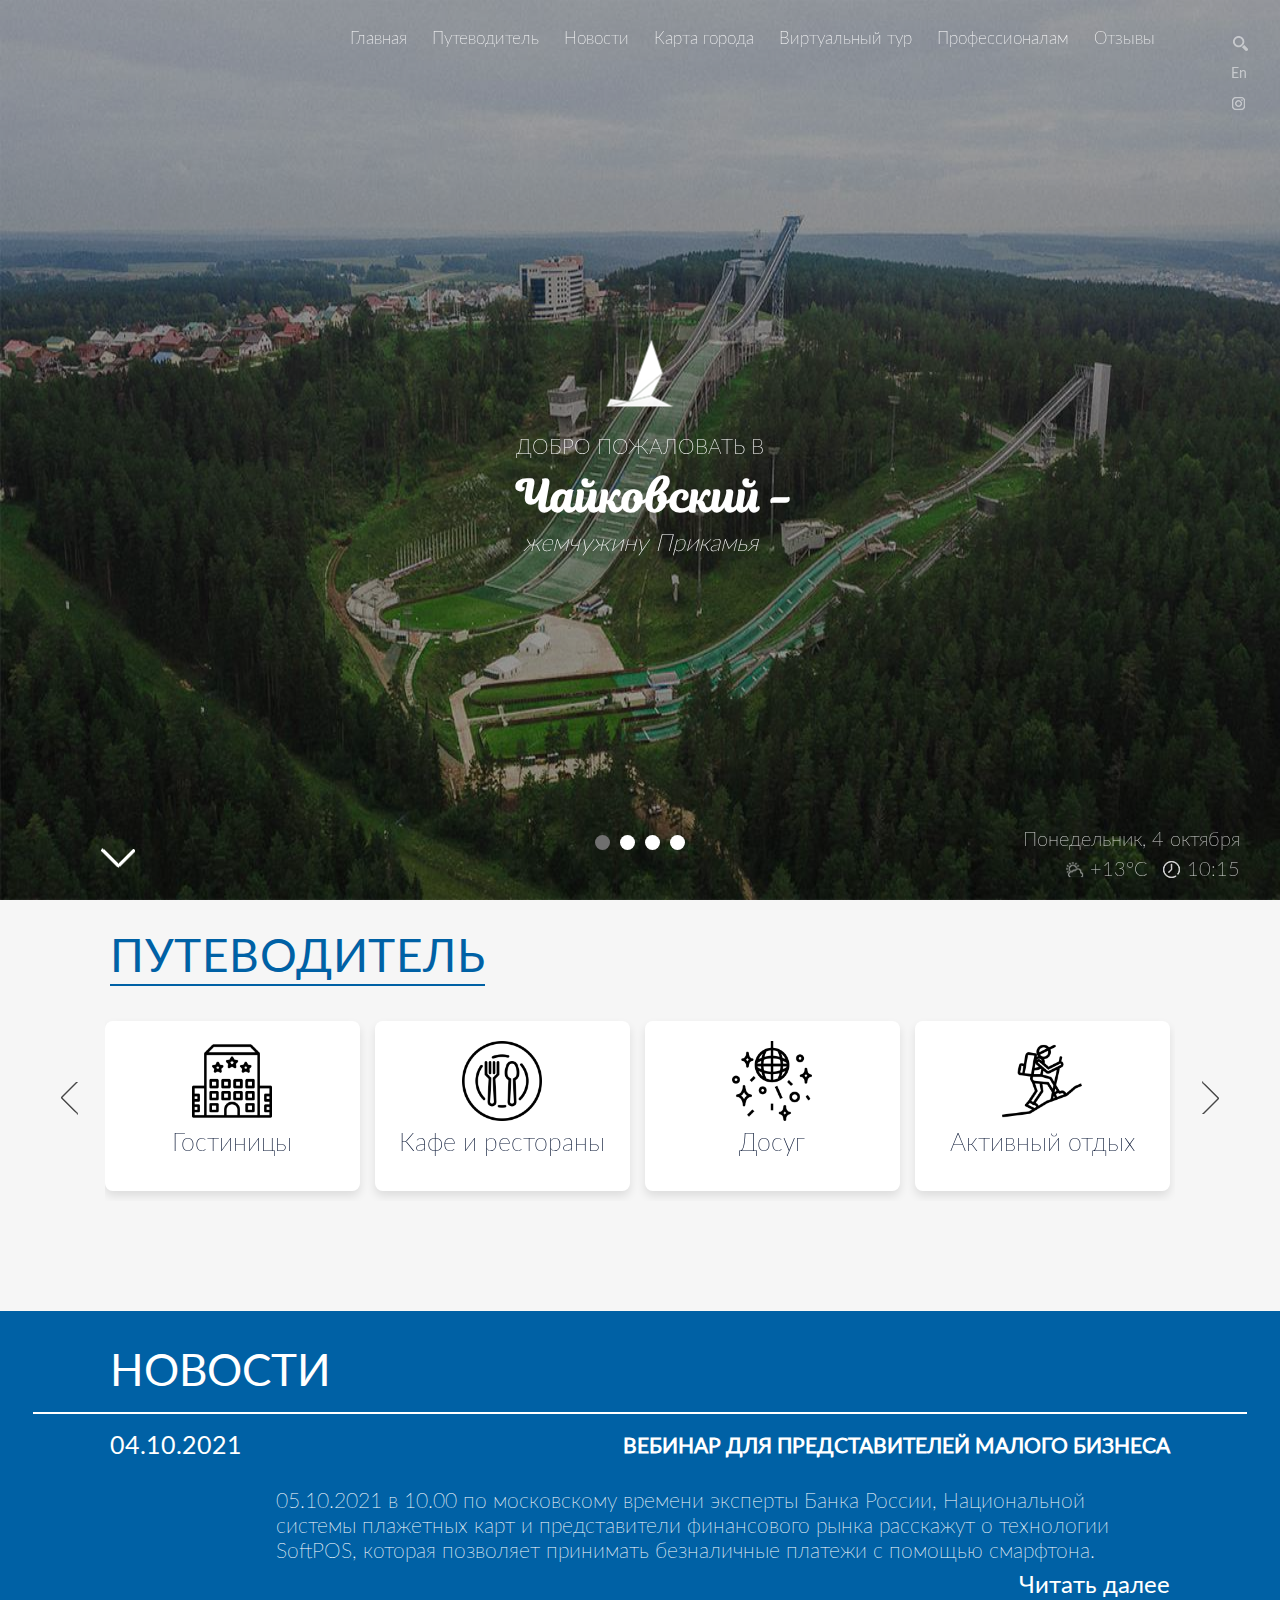
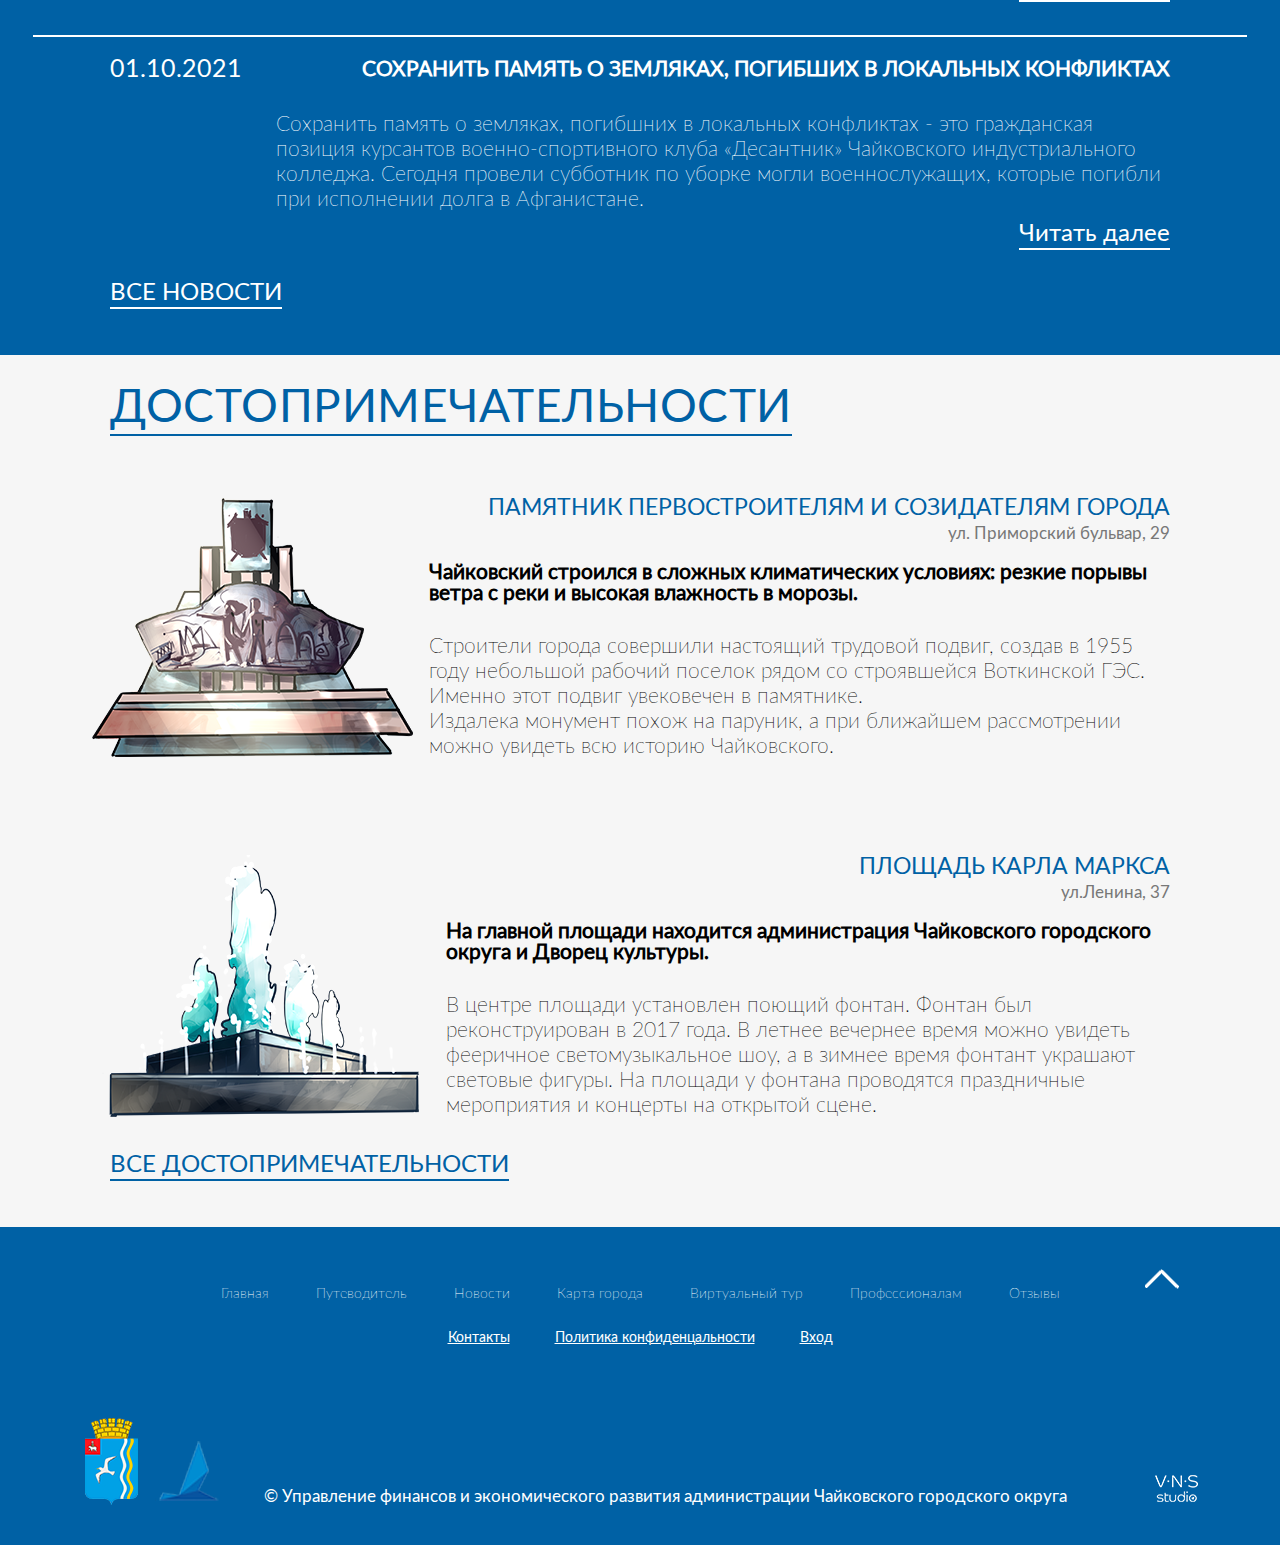
<file: index.html>
<!DOCTYPE html>
<html lang="en">
<head>
	<meta charset="UTF-8">
	<meta name="viewport" content="width=device-width, initial-scale=1.0">
	<link rel="stylesheet" href="css/style.css">
	<title>Document</title>
</head>
<body>
	<div class="wrapper">
<header>
	<div class="container header-menu__wrap">
		<ul class="header-menu">
			<li class="header-menu__link"><a href="index.html">Главная</a></li>
			<li class="header-menu__sub">Путеводитель
				<ul class="header-subMenu">
					<li class="hostels-link"><a href="hostels.html#hostels">Гостиницы</a></li>
					<li><a href="">Кафе и рестораны</a></li>
					<li><a href="">Досуг</a></li>
					<li><a href="">Активный отдых</a></li>
					<li><a href="">Экскурсии</a></li>
					<li><a href="">Культурный туризм</a></li>
					<li><a href="">Деловой туризм</a></li>
					<li><a href="">Оздоровительный туризм</a></li>
					<li><a href="">Промышленный туризм</a></li>
				</ul>
			</li>
			<li class="header-menu__link"><a href="">Новости</a></li>
			<li class="header-menu__link"><a href="">Карта города</a></li>
			<li class="header-menu__link"><a href="">Виртуальный тур</a></li>
			<li class="header-menu__link"><a href="">Профессионалам</a></li>
			<li class="header-menu__link fitback-link"><a href="fitback.html#fitback">Отзывы</a></li>
		</ul>
	</div>
	<div class="header-burger">
		<span></span>
	</div>
	<div class="header-navigation">
		<div class="header-navigation__search">
			<img src="img/header/search.png" alt="">
		</div>
		<div class="header-navigation__language">
			En
		</div>
		<div class="header-navigation__instagram">
			<a href=""><img src="img/header/insta.png" alt=""></a>
		</div>
	</div>
	<div class="headerSlider">
		<div class="headerSlider__item">
			<img src="img/header/01.jpg" alt="">
		</div>
		<div class="headerSlider__item">
			<img src="img/header/02.jpg" alt="">
		</div>
		<div class="headerSlider__item">
			<img src="img/header/03.jpg" alt="">
		</div>
		<div class="headerSlider__item">
			<img src="img/header/04.jpg" alt="">
		</div>
	</div>
	<div class="container">
		<div class="header-time">
			<p>Понедельник, 4 октября</p>
			<p class="header-time__weather">+13°С</p>
			<p class="header-time__time">10:15</p>
		</div>
		<img src="img/arrow.png" alt="" class="arrow-header">
	</div>
	<div class="header-title">
			<img src="img/header/logo.png" alt="">
			<p>добро пожаловать в <br><span class="header-title__title">Чайковский -</span><br><span class="header-title__p">жемчужину Прикамья</span></p>
	</div>
</header>
<div class="burger-menu">
	<div class="burger-bg"></div>
	<div class="burger-body">
		
	</div>
</div>
		<div class="guide">
			<div class="container">
				<div class="guide-title">
					путеводитель
				</div>
				<div class="guideSlider">
					<div class="guideSlider__item" id="hostelBtn">
						<a href="hostels.html#hostels">
						<img src="img/guide/01.png" alt="">
						<p>Гостиницы</p>
						</a>
					</div>
					<div class="guideSlider__item">
						<img src="img/guide/02.png" alt="">
						<p>Кафе и рестораны</p>
					</div>
					<div class="guideSlider__item">
						<img src="img/guide/03.png" alt="">
						<p>Досуг</p>
					</div>
					<div class="guideSlider__item">
						<img src="img/guide/04.png" alt="">
						<p>Активный отдых</p>
					</div>
					<div class="guideSlider__item">
						<img src="img/guide/05.png" alt="">
						<p>Деловой туризм</p>
					</div>
					<div class="guideSlider__item">
						<img src="img/guide/06.png" alt="">
						<p>Культурный туризм</p>
					</div>
					<div class="guideSlider__item">
						<img src="img/guide/07.png" alt="">
						<p>Оздоровительный туризм</p>
					</div>
					<div class="guideSlider__item">
						<img src="img/guide/08.png" alt="">
						<p>Промышленный туризм</p>
					</div>
					<div class="guideSlider__item">
						<img src="img/guide/09.png" alt="">
						<p>Экскурсии</p>
					</div>
				</div>
			</div>
		</div>

		<div class="news">
			<div class="container">
				<div class="news-title">
					новости
				</div>
				<div class="news-row">
					<div class="news-row__item">
						<div class="news-row__date">
							04.10.2021
						</div>
					</div>
					<div class="news-row__item">
						<div class="news-row__title">
							Вебинар для представителей малого бизнеса
						</div>
						<div class="news-row__p">
							05.10.2021 в 10.00 по московскому времени эксперты Банка России, Национальной системы плажетных карт и представители финансового рынка расскажут о технологии SoftPOS, которая позволяет принимать безналичные платежи с помощью смарфтона.
						</div>
						<div class="news-row__btn">
							<a href="">Читать далее</a>
						</div>
					</div>
				</div>
				<div class="news-row">
					<div class="news-row__item">
						<div class="news-row__date">
							01.10.2021
						</div>
					</div>
					<div class="news-row__item">
						<div class="news-row__title">
							Сохранить память о земляках, погибших в локальных конфликтах
						</div>
						<div class="news-row__p">
							Сохранить память о земляках, погибшних в локальных конфликтах - это гражданская позиция курсантов военно-спортивного клуба «Десантник» Чайковского индустриального колледжа. Сегодня провели субботник по уборке могли военнослужащих, которые погибли при исполнении долга в Афганистане.
						</div>
						<div class="news-row__btn">
							<a href="">Читать далее</a>
						</div>
					</div>
				</div>
				<div class="news-more">
					<a href="">Все новости</a>
				</div>
			</div>
		</div>
		<div class="sights">
			<div class="container">
				<div class="sights-title">
					Достопримечательности
				</div>
				<div class="sights-row">
					<div class="sights-row__item">
						<img src="img/sights/01.png" alt="">
					</div>
					<div class="sights-row__item">
						<div class="sights-row__title">
							Памятник первостроителям и созидателям города
						</div>
						<div class="sights-row__adress">
							ул. Приморский бульвар, 29
						</div>
						<div class="sights-row__subTitle">
							Чайковский строился в сложных климатических условиях: резкие порывы ветра с реки и высокая влажность в морозы.
						</div>
						<div class="sights-row__p">
							Строители города совершили настоящий трудовой подвиг, создав в 1955 году небольшой рабочий поселок рядом со строявшейся Воткинской ГЭС.<br>Именно этот подвиг увековечен в памятнике.<br>Издалека монумент похож на паруник, а при ближайшем рассмотрении можно увидеть всю историю Чайковского.
						</div>
					</div>
				</div>
				<div class="sights-row">
					<div class="sights-row__item">
						<img src="img/sights/02.png" alt="">
					</div>
					<div class="sights-row__item">
						<div class="sights-row__title">
							Площадь карла маркса
						</div>
						<div class="sights-row__adress">
							ул.Ленина, 37
						</div>
						<div class="sights-row__subTitle">
							На главной площади находится администрация Чайковского городского округа и Дворец культуры.
						</div>
						<div class="sights-row__p">
							В центре площади установлен поющий фонтан. Фонтан был реконструирован в 2017 года. В летнее вечернее время можно увидеть фееричное светомузыкальное шоу, а в зимнее время фонтант украшают световые фигуры. На площади у фонтана проводятся праздничные мероприятия и концерты на открытой сцене.
						</div>
					</div>
				</div>
				<div class="sights-btn">
					<a href="">Все достопримечательности</a>
				</div>
			</div>
		</div>

<footer>
	<div class="container">
		<img src="img/arrow.png" alt="" class="arrow-footer">
		<ul class="footer-list">
			<li><a href="">Главная</a></li>
			<li class="footer-list__menu">Путеводитель
                <ul class="footer-subMenu">
                	<li><a href="hostels.html">Гостиницы</a></li>
					<li><a href="">Кафе и рестораны</a></li>
					<li><a href="">Досуг</a></li>
					<li><a href="">Активный отдых</a></li>
					<li><a href="">Экскурсии</a></li>
					<li><a href="">Культурный туризм</a></li>
					<li><a href="">Деловой туризм</a></li>
					<li><a href="">Оздоровительный туризм</a></li>
					<li><a href="">Промышленный туризм</a></li>
                </ul>
			</li>
			<li><a href="">Новости</a></li>
			<li><a href="">Карта города</a></li>
			<li><a href="">Виртуальный тур</a></li>
			<li><a href="">Профессионалам</a></li>
			<li><a href="">Отзывы</a></li>
		</ul>
		<ul class="footer-subList">
			<li><a href="">Контакты</a></li>
			<li><a href="">Политика конфиденцальности</a></li>
			<li><a href="">Вход</a></li>
		</ul>
		<div class="footer-row">
			<div class="footer-row__item footer-row__flex">
				<div class="footer-row__img">
				    <img src="img/footer/01.png" alt="">
				    <img src="img/footer/02.png" alt="" class="footer-logo">
				</div>
				<p>© Управление финансов и экономического развития администрации Чайковского городского округа</p>
			</div>
			<div class="footer-row__item">
				<img src="img/footer/03.png" alt="">
			</div>
		</div>
	</div>
</footer>	</div>

	
</body>

<script src="https://code.jquery.com/jquery-3.6.0.min.js"></script>
<script src="js/slick.min.js"></script>
<script src="js/script.js"></script>

</html>
</file>
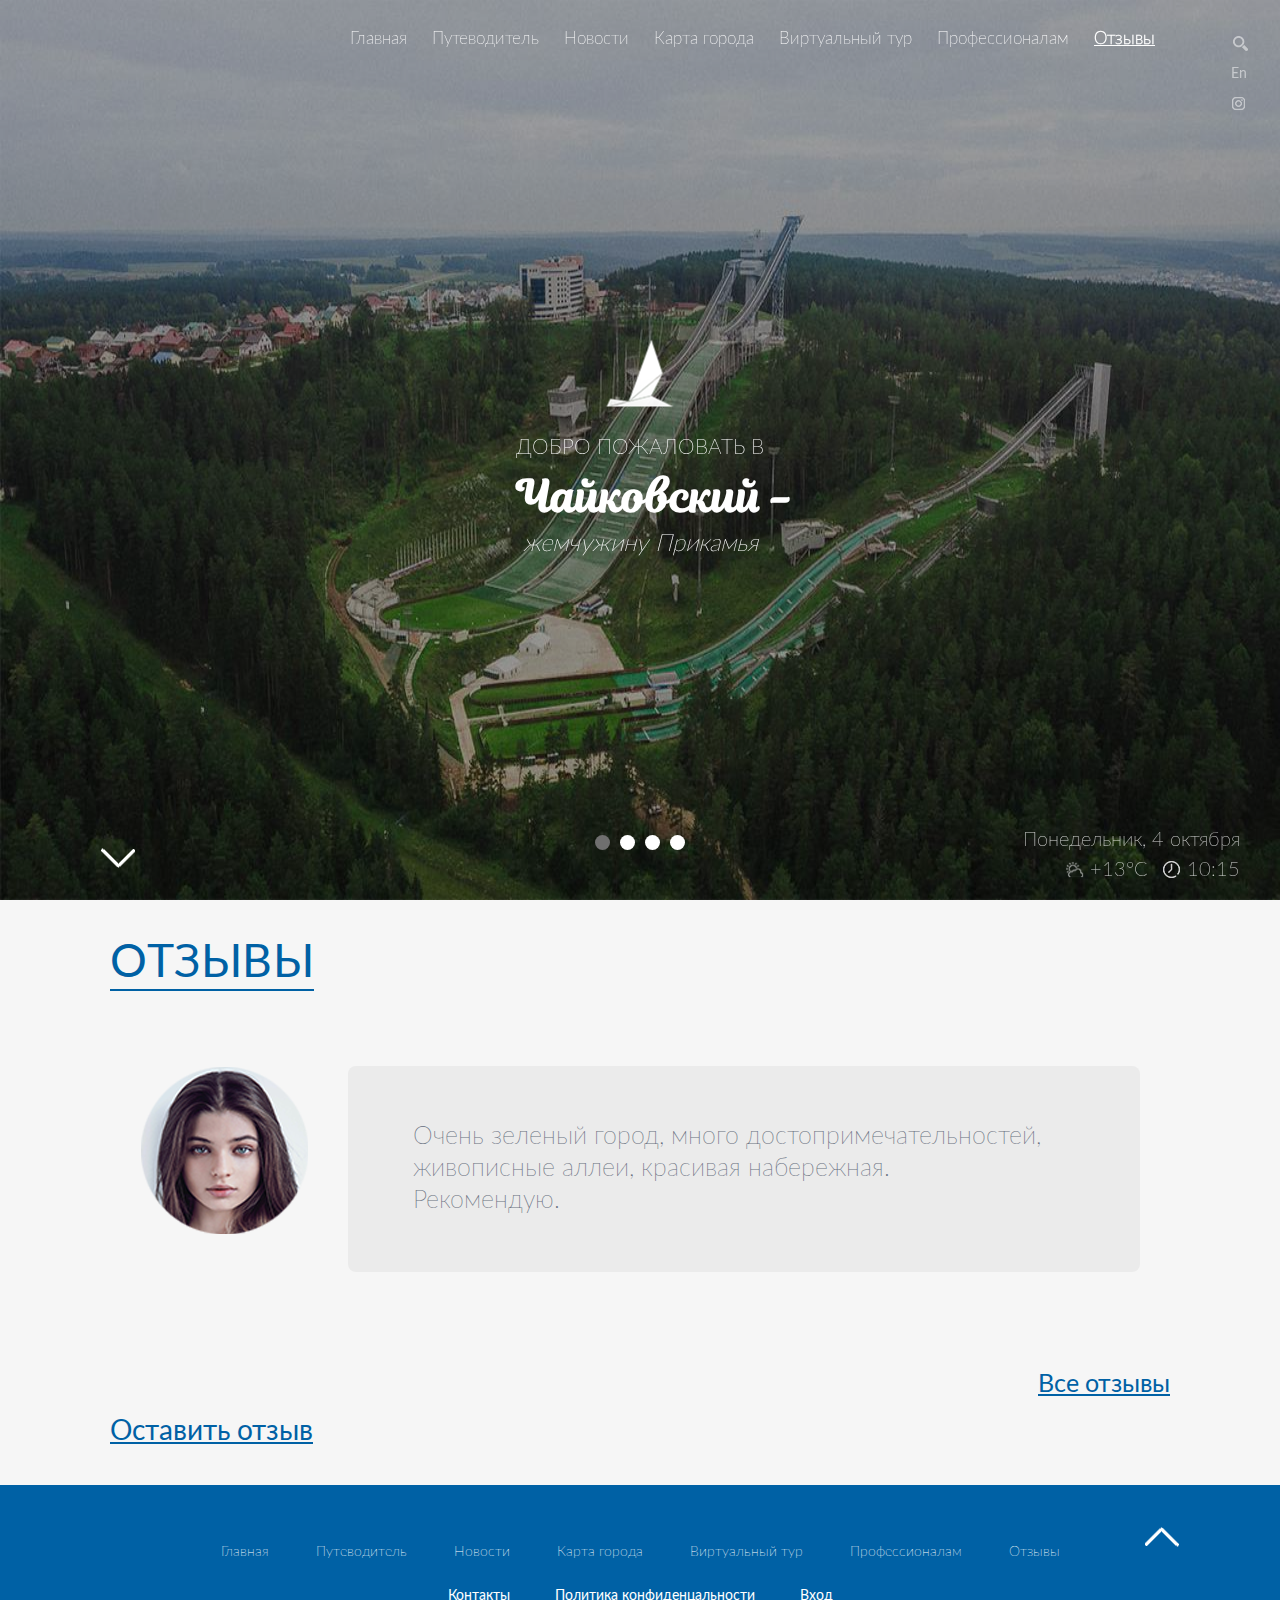
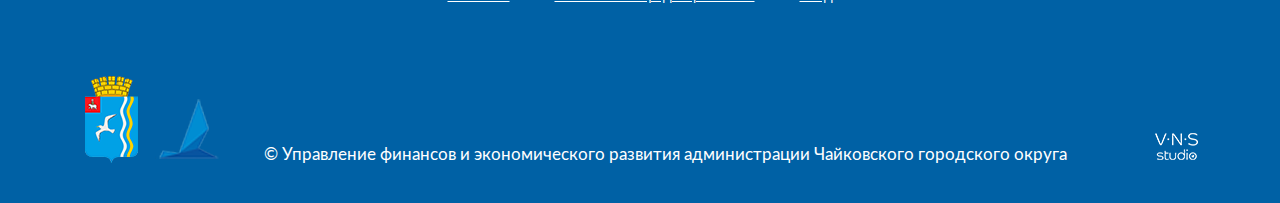
<file: fitback.html>
<!DOCTYPE html>
<html lang="en">
<head>
	<meta charset="UTF-8">
	<meta name="viewport" content="width=device-width, initial-scale=1.0">
	<link rel="stylesheet" href="css/style.css">
	<title>Document</title>
</head>
<body>
	<div class="wrapper">
<header>
	<div class="container header-menu__wrap">
		<ul class="header-menu">
			<li class="header-menu__link"><a href="index.html">Главная</a></li>
			<li class="header-menu__sub">Путеводитель
				<ul class="header-subMenu">
					<li class="hostels-link"><a href="hostels.html#hostels">Гостиницы</a></li>
					<li><a href="">Кафе и рестораны</a></li>
					<li><a href="">Досуг</a></li>
					<li><a href="">Активный отдых</a></li>
					<li><a href="">Экскурсии</a></li>
					<li><a href="">Культурный туризм</a></li>
					<li><a href="">Деловой туризм</a></li>
					<li><a href="">Оздоровительный туризм</a></li>
					<li><a href="">Промышленный туризм</a></li>
				</ul>
			</li>
			<li class="header-menu__link"><a href="">Новости</a></li>
			<li class="header-menu__link"><a href="">Карта города</a></li>
			<li class="header-menu__link"><a href="">Виртуальный тур</a></li>
			<li class="header-menu__link"><a href="">Профессионалам</a></li>
			<li class="header-menu__link fitback-link"><a href="fitback.html#fitback">Отзывы</a></li>
		</ul>
	</div>
	<div class="header-burger">
		<span></span>
	</div>
	<div class="header-navigation">
		<div class="header-navigation__search">
			<img src="img/header/search.png" alt="">
		</div>
		<div class="header-navigation__language">
			En
		</div>
		<div class="header-navigation__instagram">
			<a href=""><img src="img/header/insta.png" alt=""></a>
		</div>
	</div>
	<div class="headerSlider">
		<div class="headerSlider__item">
			<img src="img/header/01.jpg" alt="">
		</div>
		<div class="headerSlider__item">
			<img src="img/header/02.jpg" alt="">
		</div>
		<div class="headerSlider__item">
			<img src="img/header/03.jpg" alt="">
		</div>
		<div class="headerSlider__item">
			<img src="img/header/04.jpg" alt="">
		</div>
	</div>
	<div class="container">
		<div class="header-time">
			<p>Понедельник, 4 октября</p>
			<p class="header-time__weather">+13°С</p>
			<p class="header-time__time">10:15</p>
		</div>
		<img src="img/arrow.png" alt="" class="arrow-header">
	</div>
	<div class="header-title">
			<img src="img/header/logo.png" alt="">
			<p>добро пожаловать в <br><span class="header-title__title">Чайковский -</span><br><span class="header-title__p">жемчужину Прикамья</span></p>
	</div>
</header>
<div class="burger-menu">
	<div class="burger-bg"></div>
	<div class="burger-body">
		
	</div>
</div>
		<div class="fitback" id="fitback">
			<div class="container">
				<div class="fitback-title">
					Отзывы
				</div>
				<div class="fitaback-row">
					<div class="fitback-row__item">
						<div class="fitback-row__img">
							<img src="img/fitback/01.png" alt="">
						</div>
					</div>
					<div class="fitback-row__item">
						<div class="fitback-row__p">
							Очень зеленый город, много достопримечательностей, живописные аллеи, красивая набережная.<br>Рекомендую.
						</div>
					</div>
				</div>
				<div class="fiback-all">
					<a href="">Все отзывы</a>
				</div>
				<div class="fitback-take">
					<a href="">Оставить отзыв</a>
				</div>
			</div>
		</div>

<footer>
	<div class="container">
		<img src="img/arrow.png" alt="" class="arrow-footer">
		<ul class="footer-list">
			<li><a href="">Главная</a></li>
			<li class="footer-list__menu">Путеводитель
                <ul class="footer-subMenu">
                	<li><a href="hostels.html">Гостиницы</a></li>
					<li><a href="">Кафе и рестораны</a></li>
					<li><a href="">Досуг</a></li>
					<li><a href="">Активный отдых</a></li>
					<li><a href="">Экскурсии</a></li>
					<li><a href="">Культурный туризм</a></li>
					<li><a href="">Деловой туризм</a></li>
					<li><a href="">Оздоровительный туризм</a></li>
					<li><a href="">Промышленный туризм</a></li>
                </ul>
			</li>
			<li><a href="">Новости</a></li>
			<li><a href="">Карта города</a></li>
			<li><a href="">Виртуальный тур</a></li>
			<li><a href="">Профессионалам</a></li>
			<li><a href="">Отзывы</a></li>
		</ul>
		<ul class="footer-subList">
			<li><a href="">Контакты</a></li>
			<li><a href="">Политика конфиденцальности</a></li>
			<li><a href="">Вход</a></li>
		</ul>
		<div class="footer-row">
			<div class="footer-row__item footer-row__flex">
				<div class="footer-row__img">
				    <img src="img/footer/01.png" alt="">
				    <img src="img/footer/02.png" alt="" class="footer-logo">
				</div>
				<p>© Управление финансов и экономического развития администрации Чайковского городского округа</p>
			</div>
			<div class="footer-row__item">
				<img src="img/footer/03.png" alt="">
			</div>
		</div>
	</div>
</footer>	</div>

	
</body>
<style>
	.fitback-link>a{
        font-weight: bold!important;
		text-decoration: underline;
		cursor: pointer;
	}
</style>
<script src="https://code.jquery.com/jquery-3.6.0.min.js"></script>
<script src="js/slick.min.js"></script>
<script src="js/script.js"></script>

</html>
</file>
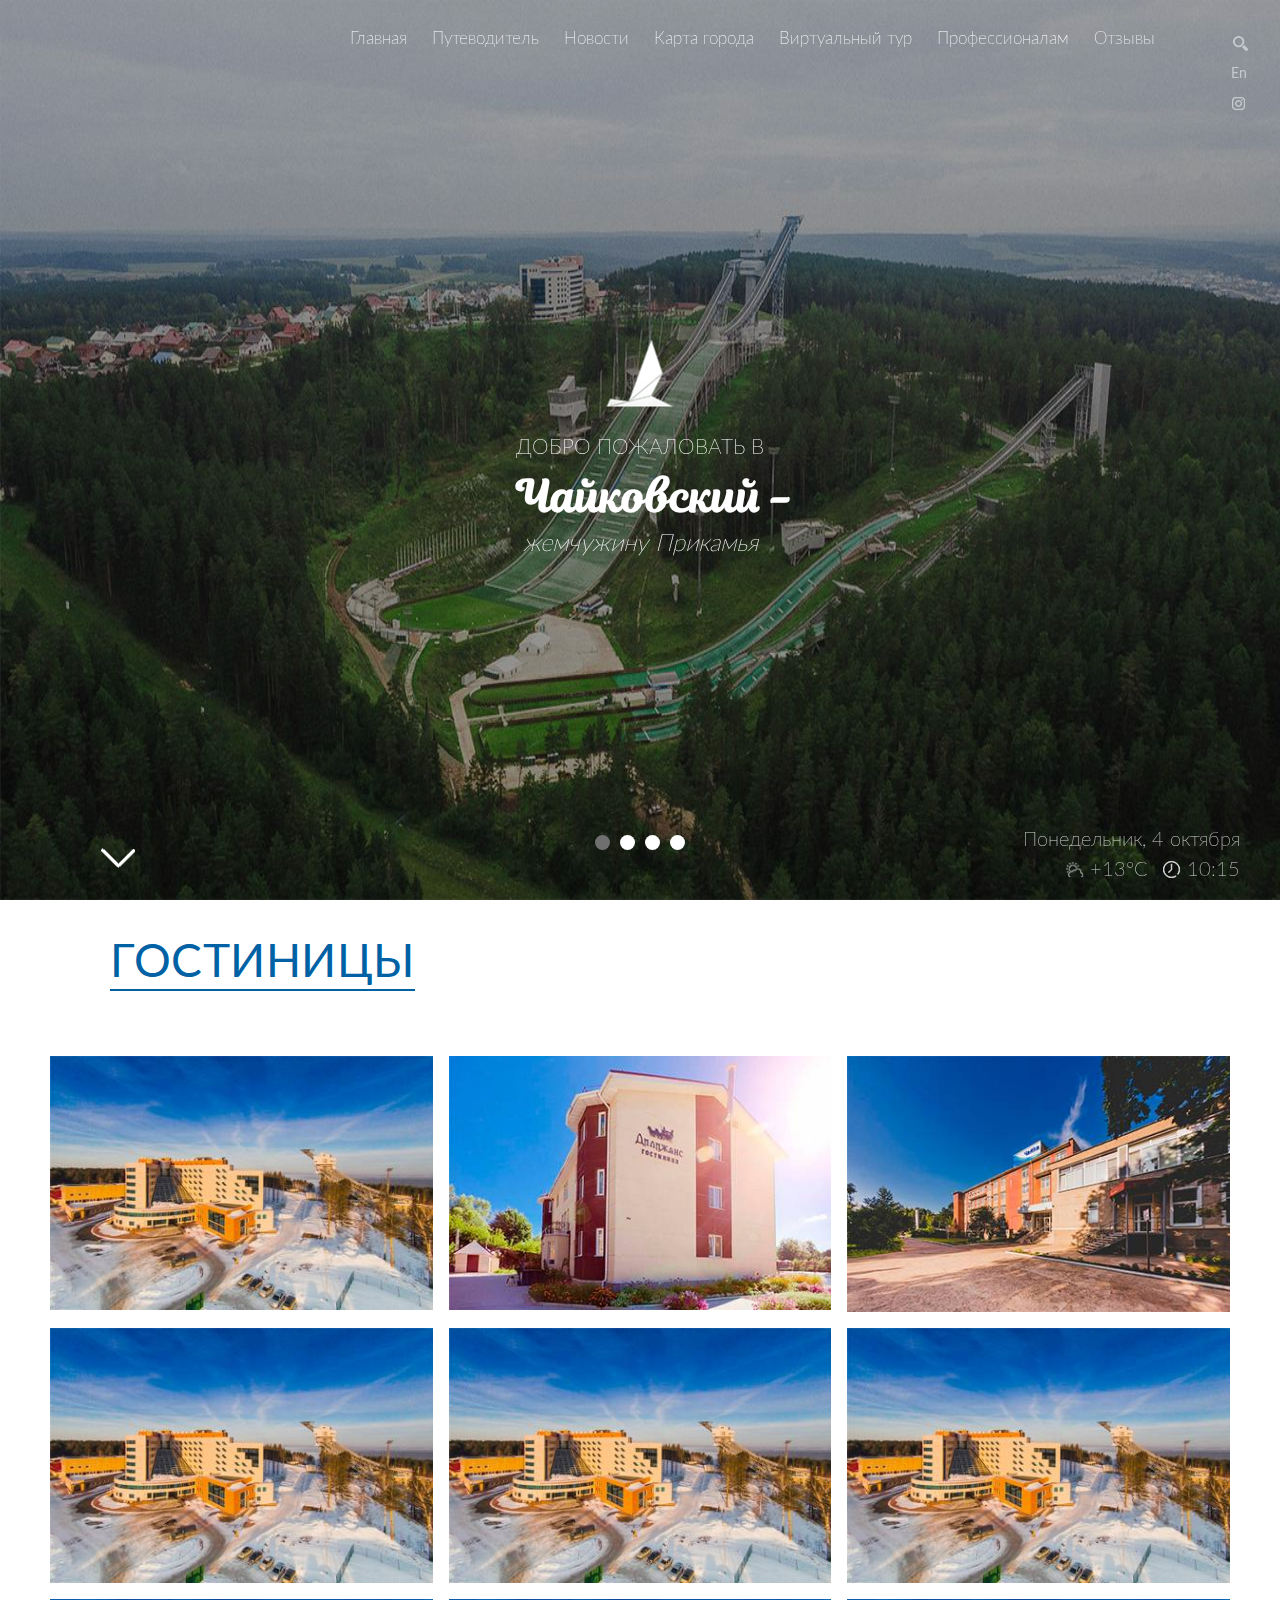
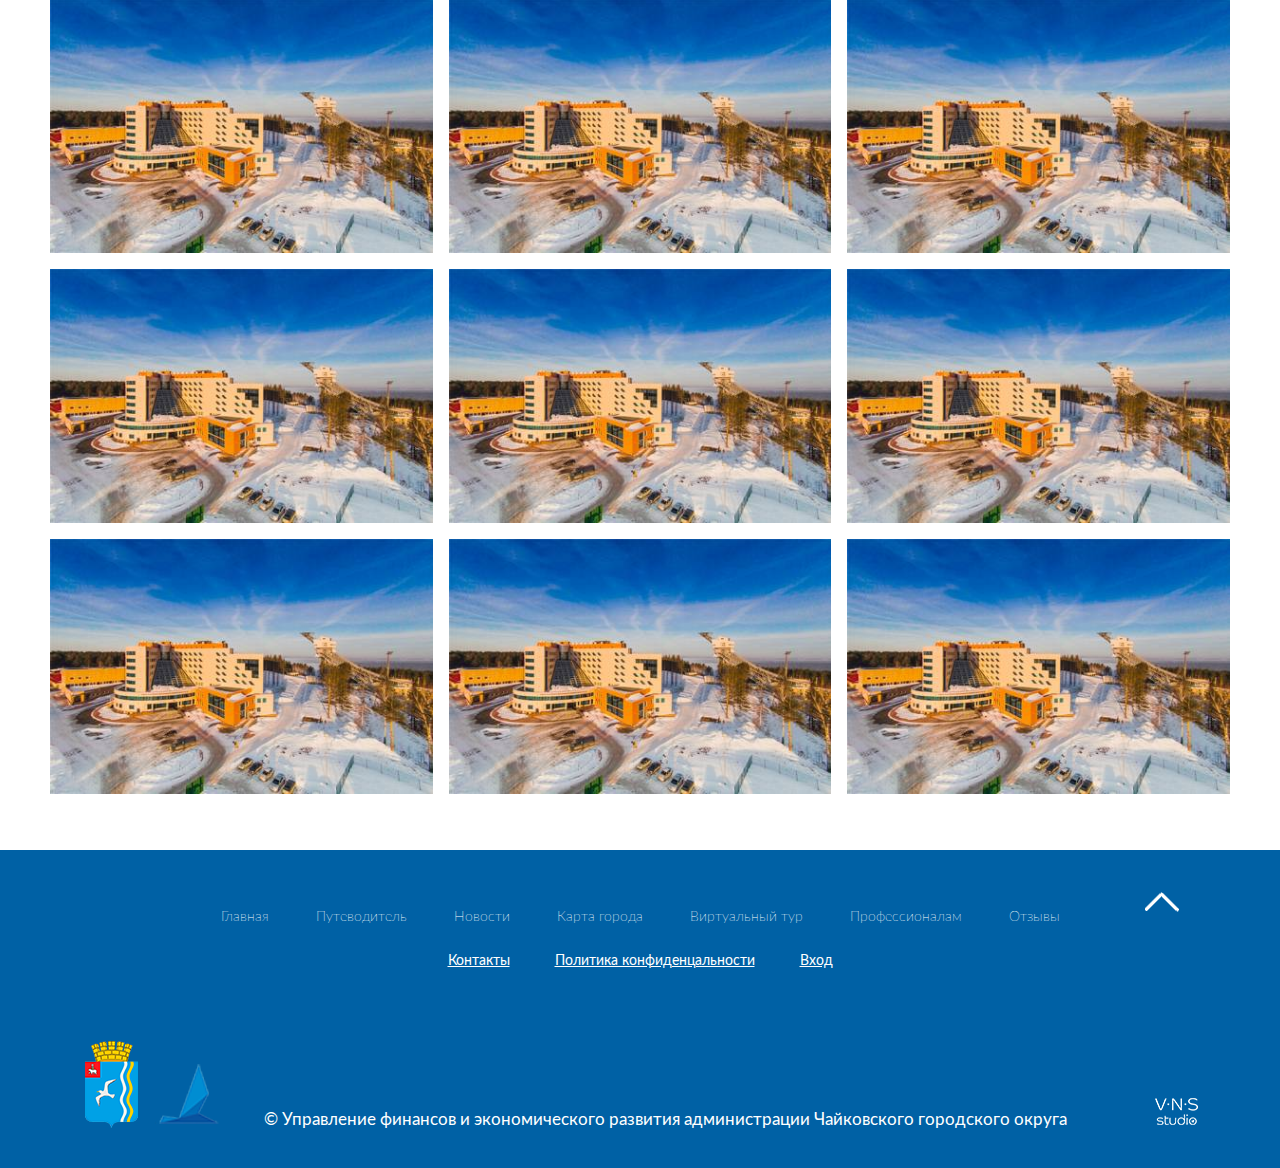
<file: hostels.html>
<!DOCTYPE html>
<html lang="en">
<head>
	<meta charset="UTF-8">
	<meta name="viewport" content="width=device-width, initial-scale=1.0">
	<link rel="stylesheet" href="css/style.css">
	<title>Document</title>
</head>
<body>
	<div class="wrapper">
<header>
	<div class="container header-menu__wrap">
		<ul class="header-menu">
			<li class="header-menu__link"><a href="index.html">Главная</a></li>
			<li class="header-menu__sub">Путеводитель
				<ul class="header-subMenu">
					<li class="hostels-link"><a href="hostels.html#hostels">Гостиницы</a></li>
					<li><a href="">Кафе и рестораны</a></li>
					<li><a href="">Досуг</a></li>
					<li><a href="">Активный отдых</a></li>
					<li><a href="">Экскурсии</a></li>
					<li><a href="">Культурный туризм</a></li>
					<li><a href="">Деловой туризм</a></li>
					<li><a href="">Оздоровительный туризм</a></li>
					<li><a href="">Промышленный туризм</a></li>
				</ul>
			</li>
			<li class="header-menu__link"><a href="">Новости</a></li>
			<li class="header-menu__link"><a href="">Карта города</a></li>
			<li class="header-menu__link"><a href="">Виртуальный тур</a></li>
			<li class="header-menu__link"><a href="">Профессионалам</a></li>
			<li class="header-menu__link fitback-link"><a href="fitback.html#fitback">Отзывы</a></li>
		</ul>
	</div>
	<div class="header-burger">
		<span></span>
	</div>
	<div class="header-navigation">
		<div class="header-navigation__search">
			<img src="img/header/search.png" alt="">
		</div>
		<div class="header-navigation__language">
			En
		</div>
		<div class="header-navigation__instagram">
			<a href=""><img src="img/header/insta.png" alt=""></a>
		</div>
	</div>
	<div class="headerSlider">
		<div class="headerSlider__item">
			<img src="img/header/01.jpg" alt="">
		</div>
		<div class="headerSlider__item">
			<img src="img/header/02.jpg" alt="">
		</div>
		<div class="headerSlider__item">
			<img src="img/header/03.jpg" alt="">
		</div>
		<div class="headerSlider__item">
			<img src="img/header/04.jpg" alt="">
		</div>
	</div>
	<div class="container">
		<div class="header-time">
			<p>Понедельник, 4 октября</p>
			<p class="header-time__weather">+13°С</p>
			<p class="header-time__time">10:15</p>
		</div>
		<img src="img/arrow.png" alt="" class="arrow-header">
	</div>
	<div class="header-title">
			<img src="img/header/logo.png" alt="">
			<p>добро пожаловать в <br><span class="header-title__title">Чайковский -</span><br><span class="header-title__p">жемчужину Прикамья</span></p>
	</div>
</header>
<div class="burger-menu">
	<div class="burger-bg"></div>
	<div class="burger-body">
		
	</div>
</div>
		<div class="hostels" id="hostels">
			<div class="container">
				<div class="hostels-title">
					Гостиницы
				</div>
				<div class="hostels-body">
					<div class="hostels-body__item">
						<a href="http://snezhinka.chifk.ru/">
						<img src="img/hostels/01.jpg" alt="">
						<div class="hostels-body__bg">
							    <p>
								    Гостиница <br>«Снежинка»
							    </p>
						</div>
					</a>
					</div>
					<div class="hostels-body__item">
						<img src="img/hostels/02.jpg" alt="">
						<div class="hostels-body__bg">
							<p>
								Гостиница <br>«Дилижанс»
							</p>
						</div>
					</div>
					<div class="hostels-body__item">
						<img src="img/hostels/03.jpg" alt="">
						<div class="hostels-body__bg">
							<p>
								Гостиница <br>«Чайка»
							</p>
						</div>
					</div>
					<div class="hostels-body__item">
						<img src="img/hostels/01.jpg" alt="">
					</div>
					<div class="hostels-body__item">
						<img src="img/hostels/01.jpg" alt="">
					</div>
					<div class="hostels-body__item">
						<img src="img/hostels/01.jpg" alt="">
					</div>
					<div class="hostels-body__item">
						<img src="img/hostels/01.jpg" alt="">
					</div>
					<div class="hostels-body__item">
						<img src="img/hostels/01.jpg" alt="">
					</div>
					<div class="hostels-body__item">
						<img src="img/hostels/01.jpg" alt="">
					</div>
					<div class="hostels-body__item">
						<img src="img/hostels/01.jpg" alt="">
					</div>
					<div class="hostels-body__item">
						<img src="img/hostels/01.jpg" alt="">
					</div>
					<div class="hostels-body__item">
						<img src="img/hostels/01.jpg" alt="">
					</div>
					<div class="hostels-body__item">
						<img src="img/hostels/01.jpg" alt="">
					</div>
					<div class="hostels-body__item">
						<img src="img/hostels/01.jpg" alt="">
					</div>
					<div class="hostels-body__item">
						<img src="img/hostels/01.jpg" alt="">
					</div>
				</div>
			</div>
		</div>

<footer>
	<div class="container">
		<img src="img/arrow.png" alt="" class="arrow-footer">
		<ul class="footer-list">
			<li><a href="">Главная</a></li>
			<li class="footer-list__menu">Путеводитель
                <ul class="footer-subMenu">
                	<li><a href="hostels.html">Гостиницы</a></li>
					<li><a href="">Кафе и рестораны</a></li>
					<li><a href="">Досуг</a></li>
					<li><a href="">Активный отдых</a></li>
					<li><a href="">Экскурсии</a></li>
					<li><a href="">Культурный туризм</a></li>
					<li><a href="">Деловой туризм</a></li>
					<li><a href="">Оздоровительный туризм</a></li>
					<li><a href="">Промышленный туризм</a></li>
                </ul>
			</li>
			<li><a href="">Новости</a></li>
			<li><a href="">Карта города</a></li>
			<li><a href="">Виртуальный тур</a></li>
			<li><a href="">Профессионалам</a></li>
			<li><a href="">Отзывы</a></li>
		</ul>
		<ul class="footer-subList">
			<li><a href="">Контакты</a></li>
			<li><a href="">Политика конфиденцальности</a></li>
			<li><a href="">Вход</a></li>
		</ul>
		<div class="footer-row">
			<div class="footer-row__item footer-row__flex">
				<div class="footer-row__img">
				    <img src="img/footer/01.png" alt="">
				    <img src="img/footer/02.png" alt="" class="footer-logo">
				</div>
				<p>© Управление финансов и экономического развития администрации Чайковского городского округа</p>
			</div>
			<div class="footer-row__item">
				<img src="img/footer/03.png" alt="">
			</div>
		</div>
	</div>
</footer>	</div>

	
</body>
<style>
	.hostels-link>a{
        font-weight: bold!important;
		text-decoration: underline;
		cursor: pointer;
	}
</style>
<script src="https://code.jquery.com/jquery-3.6.0.min.js"></script>
<script src="js/slick.min.js"></script>
<script src="js/script.js"></script>

</html>
</file>
<file: css/style.css>
@charset "UTF-8";
* {
  padding: 0;
  margin: 0;
  border: 0;
}

*, *:before, *:after {
  -webkit-box-sizing: border-box;
  box-sizing: border-box;
}

:focus, :active {
  outline: none;
}

a:focus, a:active {
  outline: none;
}

nav, footer, header, aside {
  display: block;
}

html, body {
  height: 100%;
  width: 100%;
  font-size: 100%;
  line-height: 1;
  font-size: 14px;
  -ms-text-size-adjust: 100%;
  -moz-text-size-adjust: 100%;
  -webkit-text-size-adjust: 100%;
}

input, button, textarea {
  font-family: inherit;
}

input::-ms-clear {
  display: none;
}

button {
  cursor: pointer;
}

button::-moz-focus-inner {
  padding: 0;
  border: 0;
}

a, a:visited {
  text-decoration: none;
}

a:hover {
  text-decoration: none;
}

ul li {
  list-style: none;
}

img {
  vertical-align: top;
}

h1, h2, h3, h4, h5, h6 {
  font-size: inherit;
  font-weight: 400;
}

@font-face {
  font-family: "Lato";
  src: url("../fonts/Lato-Regular.woff2") format("woff2"), url("../fonts/Lato-Regular.woff") format("woff");
  font-weight: normal;
  font-style: normal;
  font-display: swap;
}
@font-face {
  font-family: "Lato Hairline";
  src: url("../fonts/Lato-Hairline.woff2") format("woff2"), url("../fonts/Lato-Hairline.woff") format("woff");
  font-weight: 100;
  font-style: normal;
  font-display: swap;
}
@font-face {
  font-family: "Lato Hairline";
  src: url("../fonts/Lato-Hairline.woff2") format("woff2"), url("../fonts/Lato-Hairline.woff") format("woff");
  font-weight: 100;
  font-style: normal;
  font-display: swap;
}
@font-face {
  font-family: "Lato-Thin";
  src: url("../fonts/Lato-Thin.woff2") format("woff2"), url("../fonts/Lato-Thin.woff") format("woff");
  font-weight: 100;
  font-style: normal;
  font-display: swap;
}
@font-face {
  font-family: "Lato Hairline";
  src: url("../fonts/Lato-HairlineItalic.woff2") format("woff2"), url("../fonts/Lato-HairlineItalic.woff") format("woff");
  font-weight: 100;
  font-style: italic;
  font-display: swap;
}
@font-face {
  font-family: "Magnolia-Script";
  src: url("../fonts/magnolia-script.eot");
  /* IE 9 Compatibility Mode */
  src: url("../fonts/magnolia-script.eot?#iefix") format("embedded-opentype"), url("../fonts/magnolia-script.woff2") format("woff2"), url("../fonts/magnolia-script.woff") format("woff"), url("../fonts/magnolia-script.ttf") format("truetype"), url("../fonts/magnolia-script.svg#magnolia-script") format("svg");
  /* Chrome < 4, Legacy iOS */
}
.container {
  max-width: 1200px;
  margin: 0 auto;
  padding: 0px 10px 0px 10px;
  position: relative;
}

@media (max-width: 1240px) {
  .container {
    max-width: 970px;
  }
}
@media (max-width: 992.98px) {
  .container {
    max-width: 750px;
  }
}
@media (max-width: 767.98px) {
  .container {
    max-width: none;
  }
}
* {
  font-family: "Lato";
}

body.lock {
  overflow: hidden;
}

header {
  min-height: 600px;
  overflow: hidden;
  position: relative;
}
@media (min-height: 620px) {
  header {
    max-height: 100vh;
  }
}
header:after {
  content: "";
  width: 100%;
  height: 100%;
  background-color: #000;
  opacity: 0.35;
  position: absolute;
  top: 0;
  left: 0;
}

.header-menu__sub {
  position: relative;
  cursor: pointer;
}
.header-menu__sub:hover {
  font-weight: bold;
  text-decoration: underline;
  cursor: pointer;
}
@media (min-width: 992.98px) {
  .header-menu__sub:hover .header-subMenu {
    display: block;
  }
}

.header-subMenu {
  position: absolute;
  width: 300px;
  padding-top: 10px;
  display: none;
}
.header-subMenu.active {
  display: block;
}
@media (max-width: 992.98px) {
  .header-subMenu {
    position: relative;
    width: 100%;
    margin-left: 15px;
    text-align: center;
  }
}
.header-subMenu:hover {
  display: block;
}
.header-subMenu li {
  margin-bottom: 2px;
}
.header-subMenu li:hover a {
  font-weight: bold;
  text-decoration: underline;
  cursor: pointer;
}

.headerSlider__item img {
  width: 100vw;
  -o-object-position: center;
     object-position: center;
  min-height: 600px;
}
@media (min-height: 620px) {
  .headerSlider__item img {
    height: 100vh;
  }
}
@media (max-width: 1240px) {
  .headerSlider__item img {
    width: 200vw;
  }
}
@media (max-width: 767.98px) {
  .headerSlider__item img {
    width: 200vw;
  }
}

.headerSlider {
  /* Активная точка */
  /* Элемент точки */
}
.headerSlider .slick-list {
  display: -webkit-box;
  display: -ms-flexbox;
  display: flex;
  overflow: hidden;
}
.headerSlider .slick-track {
  display: -webkit-box;
  display: -ms-flexbox;
  display: flex;
}
.headerSlider .slick-dots {
  position: absolute;
  bottom: 50px;
  left: 50%;
  z-index: 999;
  display: -webkit-box;
  display: -ms-flexbox;
  display: flex;
  -webkit-transform: translateX(-50%);
          transform: translateX(-50%);
}
@media (max-width: 767.98px) {
  .headerSlider .slick-dots {
    bottom: 15px;
  }
}
.headerSlider .slick-dots li {
  margin-right: 10px;
}
.headerSlider .slick-dots li:last-child {
  margin-right: 0;
}
.headerSlider .slick-dots li.slick-active button {
  background-color: #6f6f6f;
}
.headerSlider .slick-dots li button {
  font-size: 0;
  width: 15px;
  height: 15px;
  background-color: #fff;
  border-radius: 100%;
}

.header-time {
  position: absolute;
  bottom: 15px;
  z-index: 99;
  right: 0;
  text-align: right;
}
@media (max-width: 992.98px) {
  .header-time {
    right: 50%;
    -webkit-transform: translateX(50%);
            transform: translateX(50%);
    bottom: 90px;
    text-align: center;
  }
}
@media (max-width: 767.98px) {
  .header-time {
    bottom: 45px;
  }
}
.header-time p {
  font-family: "Lato-Thin";
  color: #fff;
  font-weight: 300;
  opacity: 0.8;
  font-size: 20px;
  line-height: 30px;
}
@media (max-width: 767.98px) {
  .header-time p {
    font-size: 16px;
  }
}
@media (max-width: 440px) {
  .header-time p {
    font-size: 14px;
    line-height: 18px;
  }
}

.header-time__weather {
  display: inline-block;
  margin-right: 15px;
  padding-left: 20px;
  position: relative;
}
.header-time__weather:after {
  content: "";
  width: 20px;
  height: 20px;
  background: url("../img/header/weather.png");
  background-repeat: no-repeat;
  background-size: cover;
  position: absolute;
  top: 5px;
  left: -5px;
}
@media (max-width: 440px) {
  .header-time__weather:after {
    top: 0px;
  }
}

.header-time__time {
  display: inline-block;
  padding-left: 20px;
  position: relative;
}
.header-time__time:after {
  content: "";
  width: 20px;
  height: 20px;
  background: url("../img/header/time.png");
  background-repeat: no-repeat;
  background-size: cover;
  position: absolute;
  top: 5px;
  left: -5px;
}
@media (max-width: 440px) {
  .header-time__time:after {
    top: 0px;
  }
}

.header-title {
  cursor: default;
  -webkit-user-select: none;
  -moz-user-select: none;
  -ms-user-select: none;
  user-select: none;
  position: absolute;
  top: 50%;
  left: 50%;
  -webkit-transform: translate(-50%, -50%);
          transform: translate(-50%, -50%);
  z-index: 99;
  text-align: center;
}
@media (max-width: 767.98px) {
  .header-title {
    top: 40%;
    width: 100%;
  }
}
.header-title p {
  font-family: "Lato-Thin";
  margin-top: 20px;
  color: #fff;
  text-transform: uppercase;
  font-size: 21px;
  line-height: 37px;
}
@media (max-width: 560px) {
  .header-title p {
    font-size: 18px;
    line-height: 23px;
  }
}
@media (max-width: 440px) {
  .header-title img {
    width: 40px;
  }
}

.header-title__title {
  text-transform: none;
  font-family: "Magnolia-Script";
  font-size: 44px;
  margin-left: 30px;
  font-weight: bold;
  line-height: 60px;
}
@media (max-width: 560px) {
  .header-title__title {
    font-size: 38px;
  }
}

.header-title__p {
  text-transform: none;
  font-size: 24px;
  font-family: "Lato-Thin";
  font-style: italic;
}
@media (max-width: 560px) {
  .header-title__p {
    font-size: 21px;
  }
}

.header-menu {
  position: absolute;
  top: 30px;
  right: 5%;
  z-index: 99;
  display: -webkit-box;
  display: -ms-flexbox;
  display: flex;
}
@media (max-width: 992.98px) {
  .header-menu {
    -webkit-box-orient: vertical;
    -webkit-box-direction: normal;
        -ms-flex-direction: column;
            flex-direction: column;
    width: 100%;
    height: 100%;
    top: 0;
    right: 0;
    -webkit-box-pack: center;
        -ms-flex-pack: center;
            justify-content: center;
    -webkit-box-align: center;
        -ms-flex-align: center;
            align-items: center;
    text-align: center;
  }
}
.header-menu li {
  font-family: "Lato-Thin";
  color: #fff;
  font-size: 17px;
  margin-right: 25px;
  font-weight: 100;
}
@media (max-width: 767.98px) {
  .header-menu li {
    margin-right: 0;
  }
}
@media (max-width: 992.98px) {
  .header-menu li {
    font-size: 22px;
    margin-bottom: 10px;
  }
}
.header-menu li a {
  font-family: "Lato-Thin";
  color: #fff;
  font-size: 17px;
  font-weight: 100;
}
@media (max-width: 992.98px) {
  .header-menu li a {
    font-size: 22px;
  }
}

.header-menu__link:hover a {
  font-weight: bold;
  text-decoration: underline;
  cursor: pointer;
}

.header-navigation {
  position: absolute;
  top: 35px;
  right: 30px;
  z-index: 99;
}
@media (max-width: 992.98px) {
  .header-navigation {
    top: 70px;
  }
}

.header-burger {
  position: absolute;
  top: 35px;
  right: 30px;
  z-index: 999999;
  width: 25px;
  height: 25px;
  opacity: 0.45;
  display: none;
}
@media (max-width: 992.98px) {
  .header-burger {
    display: block;
  }
}
.header-burger span {
  -webkit-transition: all 0.5s ease 0s;
  transition: all 0.5s ease 0s;
  display: block;
  width: 100%;
  height: 2px;
  background-color: #fff;
  position: absolute;
  top: 0;
  left: 0;
}
.header-burger span:after {
  -webkit-transition: all 0.5s ease 0s;
  transition: all 0.5s ease 0s;
  content: "";
  width: 50%;
  height: 2px;
  background-color: #fff;
  position: absolute;
  bottom: -6px;
  right: 0;
}
.header-burger span:before {
  -webkit-transition: all 0.5s ease 0s;
  transition: all 0.5s ease 0s;
  opacity: 1;
  content: "";
  width: 50%;
  height: 2px;
  background-color: #fff;
  position: absolute;
  bottom: -12px;
  right: 0;
}
.header-burger.active span {
  -webkit-transition: all 0.5s ease 0s;
  transition: all 0.5s ease 0s;
  display: block;
  width: 100%;
  height: 2px;
  background-color: #fff;
  position: absolute;
  top: 0;
  left: 0;
  -webkit-transform: rotate(45deg);
          transform: rotate(45deg);
}
.header-burger.active span:after {
  -webkit-transition: all 0.5s ease 0s;
  transition: all 0.5s ease 0s;
  content: "";
  width: 100%;
  height: 2px;
  background-color: #fff;
  position: absolute;
  bottom: 0px;
  right: 0;
  -webkit-transform: rotate(-90deg);
          transform: rotate(-90deg);
}
.header-burger.active span:before {
  -webkit-transition: all 0.5s ease 0s;
  transition: all 0.5s ease 0s;
  opacity: 0;
}

.burger-menu {
  width: 100%;
  height: 100%;
  position: fixed;
  top: 0;
  left: 0;
  z-index: 9999;
  display: none;
}
.burger-menu.active {
  display: block;
}

.burger-bg {
  width: 100%;
  height: 100%;
  position: fixed;
  top: 0;
  left: 0;
  z-index: 9999;
  background-color: #000;
  opacity: 0.9;
}

.burger-body {
  position: fixed;
  z-index: 999999;
  width: 100%;
  height: 100%;
  display: -webkit-box;
  display: -ms-flexbox;
  display: flex;
  overflow-y: scroll;
  padding-top: 50px;
}

.header-navigation__search {
  margin-bottom: 15px;
}

.header-navigation__language {
  font-size: 14px;
  color: #fff;
  opacity: 0.5;
  margin-bottom: 15px;
}

.guide {
  padding-top: 35px;
  background-color: #f6f6f6;
  padding-bottom: 110px;
}
@media (max-width: 767.98px) {
  .guide {
    padding-bottom: 60px;
  }
}
@media (max-width: 380px) {
  .guide {
    padding-top: 20px;
    padding-bottom: 40px;
  }
}

.guide-title {
  color: #0061a5;
  font-size: 46px;
  text-transform: uppercase;
  margin-left: 60px;
  letter-spacing: 0.5px;
  position: relative;
  display: inline-block;
  margin-bottom: 30px;
}
@media (max-width: 992.98px) {
  .guide-title {
    margin-left: 0;
  }
}
@media (max-width: 767.98px) {
  .guide-title {
    font-size: 28px;
    position: relative;
    left: 50%;
    -webkit-transform: translateX(-50%);
            transform: translateX(-50%);
  }
}
@media (max-width: 380px) {
  .guide-title {
    font-size: 18px;
  }
}
.guide-title:after {
  content: "";
  width: 100%;
  height: 2px;
  background-color: #0061a5;
  position: absolute;
  bottom: -5px;
  left: 0;
}

.guideSlider {
  width: 1070px;
  margin: 0 auto;
}
@media (max-width: 1240px) {
  .guideSlider {
    width: 795px;
  }
}
@media (max-width: 992.98px) {
  .guideSlider {
    width: 530px;
  }
}
@media (max-width: 620px) {
  .guideSlider {
    width: 85%;
  }
}
.guideSlider .slick-list {
  display: -webkit-box;
  display: -ms-flexbox;
  display: flex;
  overflow: hidden;
  padding-top: 10px;
  padding-bottom: 10px;
}
.guideSlider .slick-track {
  display: -webkit-box;
  display: -ms-flexbox;
  display: flex;
}

.slick-arrow {
  font-size: 0;
}

/* Стрелка влево */
.slick-arrow.slick-prev {
  width: 21px;
  height: 34px;
  background: url("../img/guide/arrow.png");
  background-repeat: no-repeat;
  background-size: cover;
  top: 55%;
  position: absolute;
  z-index: 99;
  left: 20px;
}

/* Стрелка вправо */
.slick-arrow.slick-next {
  width: 21px;
  height: 34px;
  background: url("../img/guide/arrow.png");
  background-repeat: no-repeat;
  background-size: cover;
  top: 55%;
  position: absolute;
  z-index: 99;
  right: 20px;
  -webkit-transform: rotate(180deg);
          transform: rotate(180deg);
}

/* Стрелка не активная */
.guideSlider__item {
  -webkit-box-shadow: 0 5px 10px 0 rgba(0, 0, 0, 0.1);
          box-shadow: 0 5px 10px 0 rgba(0, 0, 0, 0.1);
  text-align: center;
  background-color: #fff;
  width: 255px;
  margin: 0 7.5px;
  border-radius: 8px;
  padding: 20px 0px 10px 0px;
  cursor: pointer;
}
.guideSlider__item:hover {
  -webkit-box-shadow: -2px 5px 30px 2px rgba(34, 60, 80, 0.17) inset;
          box-shadow: -2px 5px 30px 2px rgba(34, 60, 80, 0.17) inset;
}
.guideSlider__item a {
  display: block;
}
.guideSlider__item p {
  margin-top: 10px;
  font-family: "Lato-Thin";
  color: #000f2e;
  font-size: 25px;
}
@media (max-width: 767.98px) {
  .guideSlider__item p {
    font-size: 22px;
  }
}
.guideSlider__item img {
  width: 80px;
}

.news {
  background-color: #0061a5;
  padding-bottom: 50px;
}

.news-title {
  padding: 40px 60px 0px 60px;
  font-size: 44px;
  text-transform: uppercase;
  color: #fff;
  font-weight: 500;
}
@media (max-width: 992.98px) {
  .news-title {
    padding: 40px 0px 0px 0px;
  }
}
@media (max-width: 767.98px) {
  .news-title {
    font-size: 28px;
    text-align: center;
  }
}
@media (max-width: 380px) {
  .news-title {
    font-size: 18px;
    padding: 20px 0px 0px 0px;
  }
}

.news-row {
  display: -webkit-box;
  display: -ms-flexbox;
  display: flex;
  padding: 0px 60px;
  color: #fff;
  margin: 17px -17px 0px -17px;
  border-top: 2px solid #fff;
}
@media (max-width: 992.98px) {
  .news-row {
    padding: 0;
  }
}
@media (max-width: 767.98px) {
  .news-row {
    -webkit-box-orient: vertical;
    -webkit-box-direction: normal;
        -ms-flex-direction: column;
            flex-direction: column;
    margin: 17px 0px;
  }
}

.news-row__item {
  padding: 20px 17px 20px 17px;
}
@media (max-width: 767.98px) {
  .news-row__item {
    padding: 10px 0px;
  }
}

.news-row__date {
  font-size: 25px;
}
@media (max-width: 767.98px) {
  .news-row__date {
    font-size: 18px;
  }
}

.news-row__title {
  text-align: right;
  font-size: 21px;
  line-height: 25px;
  font-weight: bold;
  text-transform: uppercase;
}
@media (max-width: 767.98px) {
  .news-row__title {
    text-align: left;
    font-size: 16px;
    line-height: 18px;
  }
}

.news-row__p {
  font-family: "Lato-Thin";
  font-size: 21px;
  margin-top: 30px;
  line-height: 25px;
}
@media (max-width: 767.98px) {
  .news-row__p {
    margin-top: 15px;
    font-size: 18px;
    line-height: 18px;
  }
}

.news-row__btn {
  text-align: right;
  margin-top: 10px;
}
@media (max-width: 767.98px) {
  .news-row__btn {
    text-align: left;
  }
}
.news-row__btn a {
  color: #fff;
  font-size: 24px;
  position: relative;
}
@media (max-width: 767.98px) {
  .news-row__btn a {
    font-size: 18px;
  }
}
.news-row__btn a:after {
  content: "";
  width: 100%;
  height: 2px;
  background-color: #fff;
  position: absolute;
  bottom: -4px;
  left: 0;
}

.news-more {
  padding: 0px 60px;
  margin-top: 15px;
}
@media (max-width: 992.98px) {
  .news-more {
    padding: 0;
  }
}
.news-more a {
  color: #fff;
  text-transform: uppercase;
  font-size: 24px;
  position: relative;
}
@media (max-width: 767.98px) {
  .news-more a {
    font-size: 18px;
  }
}
.news-more a:after {
  content: "";
  width: 100%;
  height: 2px;
  background-color: #fff;
  position: absolute;
  bottom: -4px;
  left: 0;
}

.sights {
  padding-top: 30px;
  background-color: #f6f6f6;
  padding-bottom: 50px;
}

.sights-title {
  color: #0061a5;
  font-size: 46px;
  text-transform: uppercase;
  margin-left: 60px;
  letter-spacing: 0.5px;
  position: relative;
  display: inline-block;
  margin-bottom: 30px;
}
@media (max-width: 992.98px) {
  .sights-title {
    margin-left: 0;
  }
}
@media (max-width: 767.98px) {
  .sights-title {
    font-size: 28px;
    position: relative;
    left: 50%;
    -webkit-transform: translateX(-50%);
            transform: translateX(-50%);
  }
}
@media (max-width: 460px) {
  .sights-title {
    font-size: 22px;
  }
}
@media (max-width: 380px) {
  .sights-title {
    font-size: 18px;
  }
}
.sights-title:after {
  content: "";
  width: 100%;
  height: 2px;
  background-color: #0061a5;
  position: absolute;
  bottom: -5px;
  left: 0;
}

.sights-row {
  display: -webkit-box;
  display: -ms-flexbox;
  display: flex;
  padding: 0px 60px 0px 40px;
  margin: 35px -8px 0px -8px;
}
@media (max-width: 992.98px) {
  .sights-row {
    -webkit-box-orient: vertical;
    -webkit-box-direction: normal;
        -ms-flex-direction: column;
            flex-direction: column;
    padding: 0;
  }
}

.sights-row__item {
  padding: 0 8px;
  margin-bottom: 60px;
}
.sights-row__item:last-child {
  margin-bottom: 0;
}
@media (max-width: 992.98px) {
  .sights-row__item img {
    position: relative;
    left: 50%;
    -webkit-transform: translateX(-50%);
            transform: translateX(-50%);
    width: 300px;
  }
}

.sights-row__title {
  color: #0061a5;
  text-align: right;
  text-transform: uppercase;
  font-size: 23px;
}
@media (max-width: 992.98px) {
  .sights-row__title {
    text-align: left;
  }
}
@media (max-width: 767.98px) {
  .sights-row__title {
    font-size: 18px;
  }
}

.sights-row__adress {
  color: #787878;
  text-align: right;
  font-size: 17.3px;
  margin-top: 6px;
}
@media (max-width: 992.98px) {
  .sights-row__adress {
    text-align: left;
  }
}
@media (max-width: 767.98px) {
  .sights-row__adress {
    font-size: 15px;
  }
}

.sights-row__subTitle {
  color: #000;
  font-size: 21px;
  font-weight: bold;
  margin-top: 20px;
}
@media (max-width: 767.98px) {
  .sights-row__subTitle {
    font-size: 16px;
    margin-top: 10px;
  }
}

.sights-row__p {
  font-family: "Lato-Thin";
  font-size: 21px;
  margin-top: 30px;
  line-height: 25px;
}
@media (max-width: 767.98px) {
  .sights-row__p {
    margin-top: 15px;
    font-size: 18px;
    line-height: 20px;
  }
}

.sights-btn {
  padding: 0px 60px;
  margin-top: -30px;
}
@media (max-width: 1240px) {
  .sights-btn {
    margin-top: 15px;
  }
}
@media (max-width: 992.98px) {
  .sights-btn {
    padding: 0;
    margin-top: 20px;
  }
}
.sights-btn a {
  color: #0061a5;
  text-transform: uppercase;
  font-size: 24px;
  position: relative;
}
@media (max-width: 767.98px) {
  .sights-btn a {
    font-size: 16px;
  }
}
@media (max-width: 380px) {
  .sights-btn a {
    font-size: 14px;
  }
}
.sights-btn a:after {
  content: "";
  width: 100%;
  height: 2px;
  background-color: #0061a5;
  position: absolute;
  bottom: -4px;
  left: 0;
}

footer {
  background-color: #0061a5;
  padding-top: 60px;
  padding-bottom: 40px;
}
@media (max-width: 992.98px) {
  footer {
    padding-top: 20px;
  }
}

.arrow-footer {
  cursor: pointer;
  position: absolute;
  right: 60px;
  top: -20px;
  -webkit-transform: rotate(180deg);
          transform: rotate(180deg);
}
@media (max-width: 1240px) {
  .arrow-footer {
    top: -40px;
    right: 0;
  }
}
@media (max-width: 992.98px) {
  .arrow-footer {
    top: -10px;
    right: 15px;
  }
}

.footer-list {
  display: -webkit-box;
  display: -ms-flexbox;
  display: flex;
  color: #fff;
  -webkit-box-pack: center;
      -ms-flex-pack: center;
          justify-content: center;
}
@media (max-width: 992.98px) {
  .footer-list {
    -webkit-box-orient: vertical;
    -webkit-box-direction: normal;
        -ms-flex-direction: column;
            flex-direction: column;
    -webkit-box-pack: center;
        -ms-flex-pack: center;
            justify-content: center;
    -webkit-box-align: center;
        -ms-flex-align: center;
            align-items: center;
    text-align: center;
  }
}
.footer-list a {
  font-family: "Lato-Thin";
  color: #fff;
}
.footer-list li {
  font-family: "Lato-Thin";
  font-weight: 100;
  margin-right: 47px;
}
.footer-list li a {
  font-family: "Lato-Thin";
  font-weight: 100;
}
@media (max-width: 992.98px) {
  .footer-list li {
    margin-right: 0;
    margin-bottom: 10px;
  }
}
.footer-list li:last-child {
  margin-right: 0;
}

.footer-subList {
  margin-top: 30px;
  display: -webkit-box;
  display: -ms-flexbox;
  display: flex;
  -webkit-box-pack: center;
      -ms-flex-pack: center;
          justify-content: center;
  color: #fff;
}
@media (max-width: 992.98px) {
  .footer-subList {
    margin-top: 15px;
  }
}
@media (max-width: 767.98px) {
  .footer-subList {
    -webkit-box-orient: vertical;
    -webkit-box-direction: normal;
        -ms-flex-direction: column;
            flex-direction: column;
    -webkit-box-align: center;
        -ms-flex-align: center;
            align-items: center;
    -webkit-box-pack: center;
        -ms-flex-pack: center;
            justify-content: center;
  }
}
.footer-subList li {
  margin-right: 45px;
}
@media (max-width: 767.98px) {
  .footer-subList li {
    margin-right: 0;
    margin-bottom: 10px;
  }
}
.footer-subList li a {
  text-decoration: underline;
  color: #fff;
}
.footer-subList li:last-child {
  margin-right: 0;
}

.footer-row {
  display: -webkit-box;
  display: -ms-flexbox;
  display: flex;
  -webkit-box-align: end;
      -ms-flex-align: end;
          align-items: flex-end;
  -webkit-box-pack: justify;
      -ms-flex-pack: justify;
          justify-content: space-between;
  padding: 0px 30px;
  margin-top: 70px;
}
@media (max-width: 1240px) {
  .footer-row {
    margin-top: 100px;
  }
}
@media (max-width: 992.98px) {
  .footer-row {
    padding: 0;
    margin-top: 40px;
  }
}
@media (max-width: 767.98px) {
  .footer-row {
    -webkit-box-orient: vertical;
    -webkit-box-direction: normal;
        -ms-flex-direction: column;
            flex-direction: column;
    -webkit-box-align: center;
        -ms-flex-align: center;
            align-items: center;
    -webkit-box-pack: center;
        -ms-flex-pack: center;
            justify-content: center;
  }
}

.footer-row__item:first-child {
  display: -webkit-box;
  display: -ms-flexbox;
  display: flex;
  -webkit-box-pack: end;
      -ms-flex-pack: end;
          justify-content: flex-end;
  -webkit-box-align: end;
      -ms-flex-align: end;
          align-items: flex-end;
}
@media (max-width: 767.98px) {
  .footer-row__item:first-child {
    -webkit-box-align: center;
        -ms-flex-align: center;
            align-items: center;
  }
}
.footer-row__item:first-child img:first-child {
  margin-right: 15px;
}
.footer-row__item:first-child p {
  color: #fff;
  margin-left: 45px;
  font-size: 17px;
}
@media (max-width: 767.98px) {
  .footer-row__item:first-child p {
    text-align: center;
    margin-top: 15px;
    margin-bottom: 15px;
    margin-left: 0;
    font-size: 12px;
  }
}

.footer-logo {
  width: 64px;
  height: 64px;
  -ms-flex-item-align: end;
      align-self: flex-end;
}

.footer-list__menu {
  cursor: pointer;
}
@media (min-width: 767.98px) {
  .footer-list__menu:hover .footer-subMenu {
    display: block;
  }
}

.footer-subMenu {
  cursor: pointer;
  -webkit-box-orient: vertical;
  -webkit-box-direction: normal;
      -ms-flex-direction: column;
          flex-direction: column;
  position: absolute;
  padding-top: 5px;
  display: none;
}
.footer-subMenu.active {
  display: block;
}
@media (max-width: 992.98px) {
  .footer-subMenu {
    position: relative;
    text-align: center;
  }
}
.footer-subMenu:hover {
  display: block;
}
.footer-subMenu li {
  margin-bottom: 5px;
}

.arrow-header {
  cursor: pointer;
  position: absolute;
  bottom: 30px;
  z-index: 99;
  left: 60px;
}
@media (max-width: 992.98px) {
  .arrow-header {
    display: none;
  }
}

.footer-row__img {
  display: -webkit-box;
  display: -ms-flexbox;
  display: flex;
}
@media (max-width: 767.98px) {
  .footer-row__img {
    -webkit-box-pack: center;
        -ms-flex-pack: center;
            justify-content: center;
    -webkit-box-align: center;
        -ms-flex-align: center;
            align-items: center;
  }
}

@media (max-width: 767.98px) {
  .footer-row__flex {
    -webkit-box-orient: vertical;
    -webkit-box-direction: normal;
        -ms-flex-direction: column;
            flex-direction: column;
  }
}

.fitback {
  padding-top: 40px;
  background-color: #f6f6f6;
  padding-bottom: 40px;
}

.fitback-title, .hostels-title {
  color: #0061a5;
  font-size: 46px;
  text-transform: uppercase;
  margin-left: 60px;
  letter-spacing: 0.5px;
  position: relative;
  font-weight: 100;
  display: inline-block;
  margin-bottom: 30px;
}
@media (max-width: 992.98px) {
  .fitback-title, .hostels-title {
    margin-left: 0;
  }
}
@media (max-width: 767.98px) {
  .fitback-title, .hostels-title {
    font-size: 28px;
    position: relative;
    left: 50%;
    -webkit-transform: translateX(-50%);
            transform: translateX(-50%);
  }
}
@media (max-width: 380px) {
  .fitback-title, .hostels-title {
    font-size: 18px;
  }
}
.fitback-title:after, .hostels-title:after {
  content: "";
  width: 100%;
  height: 2px;
  background-color: #0061a5;
  position: absolute;
  bottom: -5px;
  left: 0;
}

.fitaback-row {
  display: -webkit-box;
  display: -ms-flexbox;
  display: flex;
  padding: 0px 90px;
  -webkit-box-align: start;
      -ms-flex-align: start;
          align-items: flex-start;
  margin-top: 50px;
}
@media (max-width: 992.98px) {
  .fitaback-row {
    padding: 0;
  }
}
@media (max-width: 767.98px) {
  .fitaback-row {
    -webkit-box-orient: vertical;
    -webkit-box-direction: normal;
        -ms-flex-direction: column;
            flex-direction: column;
    margin-top: 20px;
  }
}

@media (max-width: 767.98px) {
  .fitback-row__item {
    width: 100%;
  }
}

.fitback-row__img {
  margin-right: 40px;
}
@media (max-width: 767.98px) {
  .fitback-row__img {
    position: relative;
    width: 100%;
    text-align: center;
    margin-bottom: 15px;
  }
  .fitback-row__img img {
    width: 150px;
    left: 50%;
  }
}

.fitback-row__p {
  font-family: "Lato-Thin";
  background-color: #e4e4e4;
  color: #000f2e;
  font-size: 25px;
  padding: 55px 65px;
  border-radius: 8px;
  opacity: 0.6;
  line-height: 32px;
}
@media (max-width: 1240px) {
  .fitback-row__p {
    padding: 55px 30px;
  }
}
@media (max-width: 767.98px) {
  .fitback-row__p {
    font-size: 20px;
    padding: 20px 30px;
  }
}

.fiback-all {
  text-align: right;
  padding: 0px 60px;
  margin-top: 100px;
}
@media (max-width: 992.98px) {
  .fiback-all {
    padding: 0;
  }
}
@media (max-width: 767.98px) {
  .fiback-all {
    margin-top: 40px;
  }
}
.fiback-all a {
  color: #0061a5;
  font-size: 25px;
  font-weight: 100;
  text-decoration: underline;
}
@media (max-width: 767.98px) {
  .fiback-all a {
    font-size: 18px;
  }
}

.fitback-take {
  padding: 0px 60px;
  margin-top: 20px;
}
@media (max-width: 992.98px) {
  .fitback-take {
    padding: 0;
  }
}
.fitback-take a {
  color: #0061a5;
  font-size: 28px;
  font-weight: 100;
  text-decoration: underline;
}
@media (max-width: 767.98px) {
  .fitback-take a {
    font-size: 20px;
  }
}

.hostels {
  padding-top: 40px;
}

.hostels-body {
  display: -webkit-box;
  display: -ms-flexbox;
  display: flex;
  -ms-flex-wrap: wrap;
      flex-wrap: wrap;
  margin: 40px -8px;
}
@media (max-width: 580px) {
  .hostels-body {
    margin: 20px 0px;
  }
}

.hostels-body__item {
  -webkit-box-flex: 1;
      -ms-flex: 1 1 33.33%;
          flex: 1 1 33.33%;
  padding: 0 8px;
  position: relative;
  margin-bottom: 16px;
}
.hostels-body__item a {
  display: block;
}
.hostels-body__item a:hover > .hostels-body__bg {
  display: -webkit-box;
  display: -ms-flexbox;
  display: flex;
}
@media (max-width: 992.98px) {
  .hostels-body__item {
    -webkit-box-flex: 1;
        -ms-flex: 1 1 50%;
            flex: 1 1 50%;
  }
}
@media (max-width: 580px) {
  .hostels-body__item {
    -webkit-box-flex: 1;
        -ms-flex: 1 1 100%;
            flex: 1 1 100%;
    padding: 0;
  }
}
.hostels-body__item img {
  width: 100%;
}

.hostels-body__bg {
  cursor: pointer;
  position: absolute;
  top: 0;
  left: 0;
  background-color: #000;
  opacity: 0.85;
  width: 96%;
  margin-left: 8px;
  height: 100%;
  display: none;
  -webkit-box-align: center;
      -ms-flex-align: center;
          align-items: center;
  -webkit-box-pack: center;
      -ms-flex-pack: center;
          justify-content: center;
}
@media (max-width: 580px) {
  .hostels-body__bg {
    width: 100%;
    margin-left: 0;
  }
}
.hostels-body__bg p {
  font-family: "Lato-Thin";
  color: #fff;
  text-align: center;
  font-size: 25px;
}
</file>
